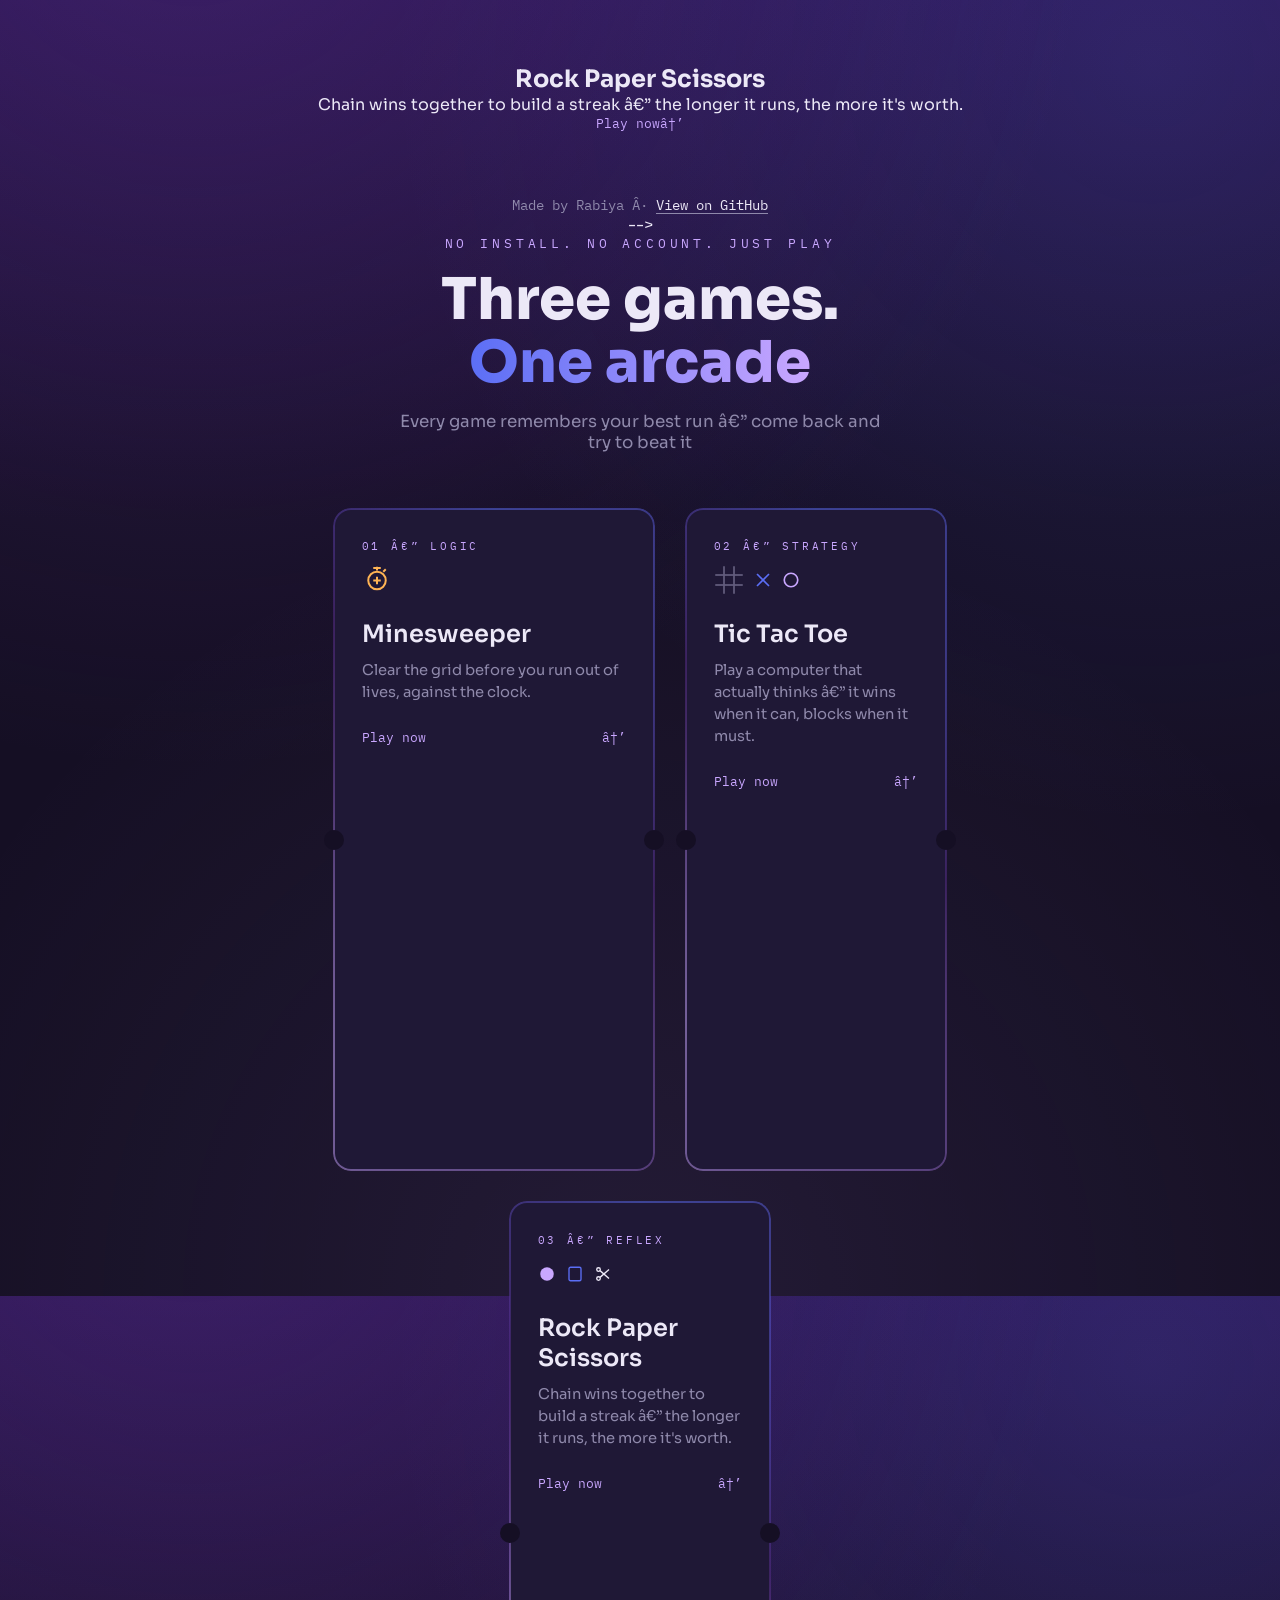
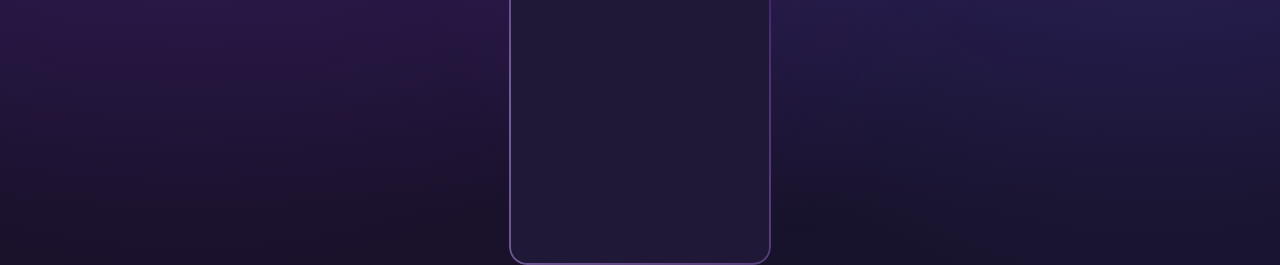
<file: index.html>
<!--  <!DOCTYPE html>
<html lang="en">
<head>
<meta charset="UTF-8">
<meta name="viewport" content="width=device-width, initial-scale=1.0">
<title>Mini Arcade — Rabiya's Game Collection</title>
<link rel="preconnect" href="https://fonts.googleapis.com">
<link href="https://fonts.googleapis.com/css2?family=Sora:wght@400;600;800&family=IBM+Plex+Mono:wght@400;500&display=swap" rel="stylesheet">
<link rel="stylesheet" href="homepage-style.css">
</head>
<body>

  <p class="eyebrow">Built from scratch — JS · HTML · CSS</p>
  <h1>Three games. <span>One arcade.</span></h1>
  <p class="tagline">A small collection of games built while learning JavaScript — pick one below and play.</p>

  <div class="cabinet-row">

    <a class="cabinet card-mine" href="MineSweeper/MSW.html">
      <div class="cabinet-inner">
        <div class="marquee">01 — Logic</div>
        <div class="glyphs">🧠 💣 🚩</div>
        <h2>Minesweeper</h2>
        <p>12×12 grid, recursive reveal, hints, lives, and a ticking clock.</p>
        <div class="play-row"><span>Play now</span><span class="arrow">→</span></div>
      </div>
    </a>

    <a class="cabinet card-ttt" href="Tic-Tac-Toe/TTT.html">
      <div class="cabinet-inner">
        <div class="marquee">02 — Strategy</div>
        <div class="glyphs">✖️ ⭕ 🏆</div>
        <h2>Tic Tac Toe</h2>
        <p>Play a computer that actually thinks — it wins when it can, blocks when it must.</p>
        <div class="play-row"><span>Play now</span><span class="arrow">→</span></div>
      </div>
    </a>

    <a class="cabinet card-rps" href="Rock-Paper-Scissors/RPS.html">
      <div class="cabinet-inner">
        <div class="marquee">03 — Reflex</div>
        < <div class="glyphs">✊ ✋ ✌️</div> -->
        <h2>Rock Paper Scissors</h2>
        <p>Chain wins together to build a streak — the longer it runs, the more it's worth.</p>
        <div class="play-row"><span>Play now</span><span class="arrow">→</span></div>
      </div>
    </a>

  </div>

  <footer>
    Made by Rabiya · <a href="https://github.com/" target="_blank" rel="noopener">View on GitHub</a>
  </footer>

</body>
</html> -->
<!-- <!DOCTYPE html>
<html lang="en">
<head>
<meta charset="UTF-8">
<meta name="viewport" content="width=device-width, initial-scale=1.0">
<title>Mini Arcade — Rabiya's Game Collection</title>
<link rel="preconnect" href="https://fonts.googleapis.com">
<link href="https://fonts.googleapis.com/css2?family=Sora:wght@400;600;800&family=IBM+Plex+Mono:wght@400;500&display=swap" rel="stylesheet">
<link rel="stylesheet" href="homepage-style.css">
</head>
<body>
  <p class="eyebrow">No install. No account. Just play</p>
  <h1>Three games. <span><i>O</i><i>n</i><i>e</i><i>&nbsp;</i><i>a</i><i>r</i><i>c</i><i>a</i><i>d</i><i>e</i></span></h1>
  <p class="tagline">Every game remembers your best run — come back and try to beat it</p>

  <div class="cabinet-row">
    <a class="cabinet card-mine" href="MineSweeper/MSW.html">
      <span class="notch notch-left"></span><span class="notch notch-right"></span>
      <div class="cabinet-inner">
        <div class="marquee">01 — Logic</div>
        <div class="glyph-wrap">
          <div class="glyph glyph-bomb glyph-pop">
            <svg viewBox="0 0 24 24" width="30" height="30" fill="none" stroke="currentColor" stroke-width="1.6">
              <circle cx="12" cy="14" r="7"/>
              <line x1="12" y1="3" x2="12" y2="6"/>
              <line x1="9" y1="4" x2="15" y2="4"/>
              <line x1="17" y1="7" x2="19" y2="5"/>
              <line x1="12" y1="11" x2="12" y2="17"/>
              <line x1="9" y1="14" x2="15" y2="14"/>
            </svg>
          </div>
        </div>
        <h2>Minesweeper</h2>
        <p>Clear the grid before you run out of lives, against the clock.</p>
        <div class="play-row"><span>Play now</span><span class="arrow">→</span></div>
      </div>
    </a>

    <a class="cabinet card-ttt" href="Tic-Tac-Toe/TTT.html">
      <span class="notch notch-left"></span><span class="notch notch-right"></span>
      <div class="cabinet-inner">
        <div class="marquee">02 — Strategy</div>
        <div class="glyph-wrap glyph-wrap-wide">
      
          <svg class="grid-static" viewBox="0 0 24 24" width="30" height="30" fill="none" stroke="currentColor" stroke-width="1.4">
            <line x1="8" y1="1" x2="8" y2="23"/>
            <line x1="16" y1="1" x2="16" y2="23"/>
            <line x1="1" y1="8" x2="23" y2="8"/>
            <line x1="1" y1="16" x2="23" y2="16"/>
          </svg>
        
          <svg class="glyph glyph-x glyph-pop" viewBox="0 0 24 24" width="18" height="18" fill="none" stroke="currentColor" stroke-width="2.2">
            <line x1="4" y1="4" x2="20" y2="20"/>
            <line x1="20" y1="4" x2="4" y2="20"/>
          </svg>
      
          <svg class="glyph glyph-o glyph-pop glyph-delay-1" viewBox="0 0 24 24" width="18" height="18" fill="none" stroke="currentColor" stroke-width="2.2">
            <circle cx="12" cy="12" r="9"/>
          </svg>
        </div>
        <h2>Tic Tac Toe</h2>
        <p>Play a computer that actually thinks — it wins when it can, blocks when it must.</p>
        <div class="play-row"><span>Play now</span><span class="arrow">→</span></div>
      </div>
    </a>

    <a class="cabinet card-rps" href="Rock-Paper-Scissors/RPS.html">
      <span class="notch notch-left"></span><span class="notch notch-right"></span>
      <div class="cabinet-inner">
        <div class="marquee">03 — Reflex</div>
        <div class="glyph-wrap glyph-wrap-wide">
          < rock -->
          <!-- <svg class="glyph glyph-rock glyph-pop" viewBox="0 0 24 24" width="18" height="18" fill="currentColor">
            <circle cx="12" cy="12" r="9"/>
          </svg>
          <paper -->
          <!-- <svg class="glyph glyph-paper glyph-pop glyph-delay-1" viewBox="0 0 24 24" width="18" height="18" fill="none" stroke="currentColor" stroke-width="1.8">
            <rect x="4" y="3" width="16" height="18" rx="2"/>
          </svg> -->
          <!-- scissors -->
          <!-- <svg class="glyph glyph-scissors glyph-pop glyph-delay-2" viewBox="0 0 24 24" width="18" height="18" fill="none" stroke="currentColor" stroke-width="1.8">
            <circle cx="6" cy="6" r="2.4"/>
            <circle cx="6" cy="18" r="2.4"/>
            <line x1="8" y1="7.5" x2="20" y2="18"/>
            <line x1="8" y1="16.5" x2="20" y2="6"/>
          </svg>
        </div>
        <h2>Rock Paper Scissors</h2>
        <p>Chain wins together to build a streak — the longer it runs, the more it's worth.</p>
        <div class="play-row"><span>Play now</span><span class="arrow">→</span></div>
      </div>
    </a>
  </div>

  <footer>
    Made by Rabiya · <a href="https://github.com/" target="_blank" rel="noopener">View on GitHub</a>
  </footer>
</body>
</html>  --> 
<!DOCTYPE html>
<html lang="en">
<head>
<meta charset="UTF-8">
<meta name="viewport" content="width=device-width, initial-scale=1.0">
<title>Mini Arcade — Rabiya's Game Collection</title>
<link rel="preconnect" href="https://fonts.googleapis.com">
<link href="https://fonts.googleapis.com/css2?family=Sora:wght@400;600;800&family=IBM+Plex+Mono:wght@400;500&display=swap" rel="stylesheet">
<link rel="stylesheet" href="homepage-style.css">
</head>
<body>
  <p class="eyebrow">No install. No account. Just play</p>
  <h1>Three games. <span><i>O</i><i>n</i><i>e</i><i>&nbsp;</i><i>a</i><i>r</i><i>c</i><i>a</i><i>d</i><i>e</i></span></h1>
  <p class="tagline">Every game remembers your best run — come back and try to beat it</p>

  <div class="cabinet-row">
    <a class="cabinet card-mine" href="MineSweeper/MSW.html">
      <span class="notch notch-left"></span><span class="notch notch-right"></span>
      <div class="cabinet-inner">
        <div class="marquee">01 — Logic</div>
        <div class="glyph-wrap">
          <div class="glyph glyph-bomb glyph-pop">
            <svg viewBox="0 0 24 24" width="30" height="30" fill="none" stroke="currentColor" stroke-width="1.6">
              <circle cx="12" cy="14" r="7"/>
              <line x1="12" y1="3" x2="12" y2="6"/>
              <line x1="9" y1="4" x2="15" y2="4"/>
              <line x1="17" y1="7" x2="19" y2="5"/>
              <line x1="12" y1="11" x2="12" y2="17"/>
              <line x1="9" y1="14" x2="15" y2="14"/>
            </svg>
          </div>
        </div>
        <h2>Minesweeper</h2>
        <p>Clear the grid before you run out of lives, against the clock.</p>
        <div class="play-row"><span>Play now</span><span class="arrow">→</span></div>
      </div>
    </a>

    <a class="cabinet card-ttt" href="Tic-Tac-Toe/TTT.html">
      <span class="notch notch-left"></span><span class="notch notch-right"></span>
      <div class="cabinet-inner">
        <div class="marquee">02 — Strategy</div>
        <div class="glyph-wrap glyph-wrap-wide">
          <!-- static grid, never animates -->
          <svg class="grid-static" viewBox="0 0 24 24" width="30" height="30" fill="none" stroke="currentColor" stroke-width="1.4">
            <line x1="8" y1="1" x2="8" y2="23"/>
            <line x1="16" y1="1" x2="16" y2="23"/>
            <line x1="1" y1="8" x2="23" y2="8"/>
            <line x1="1" y1="16" x2="23" y2="16"/>
          </svg>
          <!-- X jumps out on its own -->
          <svg class="glyph glyph-x glyph-pop" viewBox="0 0 24 24" width="18" height="18" fill="none" stroke="currentColor" stroke-width="2.2">
            <line x1="4" y1="4" x2="20" y2="20"/>
            <line x1="20" y1="4" x2="4" y2="20"/>
          </svg>
          <!-- O jumps out, staggered -->
          <svg class="glyph glyph-o glyph-pop glyph-delay-1" viewBox="0 0 24 24" width="18" height="18" fill="none" stroke="currentColor" stroke-width="2.2">
            <circle cx="12" cy="12" r="9"/>
          </svg>
        </div>
        <h2>Tic Tac Toe</h2>
        <p>Play a computer that actually thinks — it wins when it can, blocks when it must.</p>
        <div class="play-row"><span>Play now</span><span class="arrow">→</span></div>
      </div>
    </a>

    <a class="cabinet card-rps" href="Rock-Paper-Scissors/RPS.html">
      <span class="notch notch-left"></span><span class="notch notch-right"></span>
      <div class="cabinet-inner">
        <div class="marquee">03 — Reflex</div>
        <div class="glyph-wrap glyph-wrap-wide">
          <!-- rock -->
          <svg class="glyph glyph-rock glyph-pop" viewBox="0 0 24 24" width="18" height="18" fill="currentColor">
            <circle cx="12" cy="12" r="9"/>
          </svg>
          <!-- paper -->
          <svg class="glyph glyph-paper glyph-pop glyph-delay-1" viewBox="0 0 24 24" width="18" height="18" fill="none" stroke="currentColor" stroke-width="1.8">
            <rect x="4" y="3" width="16" height="18" rx="2"/>
          </svg>
          <!-- scissors -->
          <svg class="glyph glyph-scissors glyph-pop glyph-delay-2" viewBox="0 0 24 24" width="18" height="18" fill="none" stroke="currentColor" stroke-width="1.8">
            <circle cx="6" cy="6" r="2.4"/>
            <circle cx="6" cy="18" r="2.4"/>
            <line x1="8" y1="7.5" x2="20" y2="18"/>
            <line x1="8" y1="16.5" x2="20" y2="6"/>
          </svg>
        </div>
        <h2>Rock Paper Scissors</h2>
        <p>Chain wins together to build a streak — the longer it runs, the more it's worth.</p>
        <div class="play-row"><span>Play now</span><span class="arrow">→</span></div>
      </div>
    </a>
  </div>

  <footer>
    Made by Rabiya · <a href="https://github.com/" target="_blank" rel="noopener">View on GitHub</a>
  </footer>
</body>
</html>
</file>
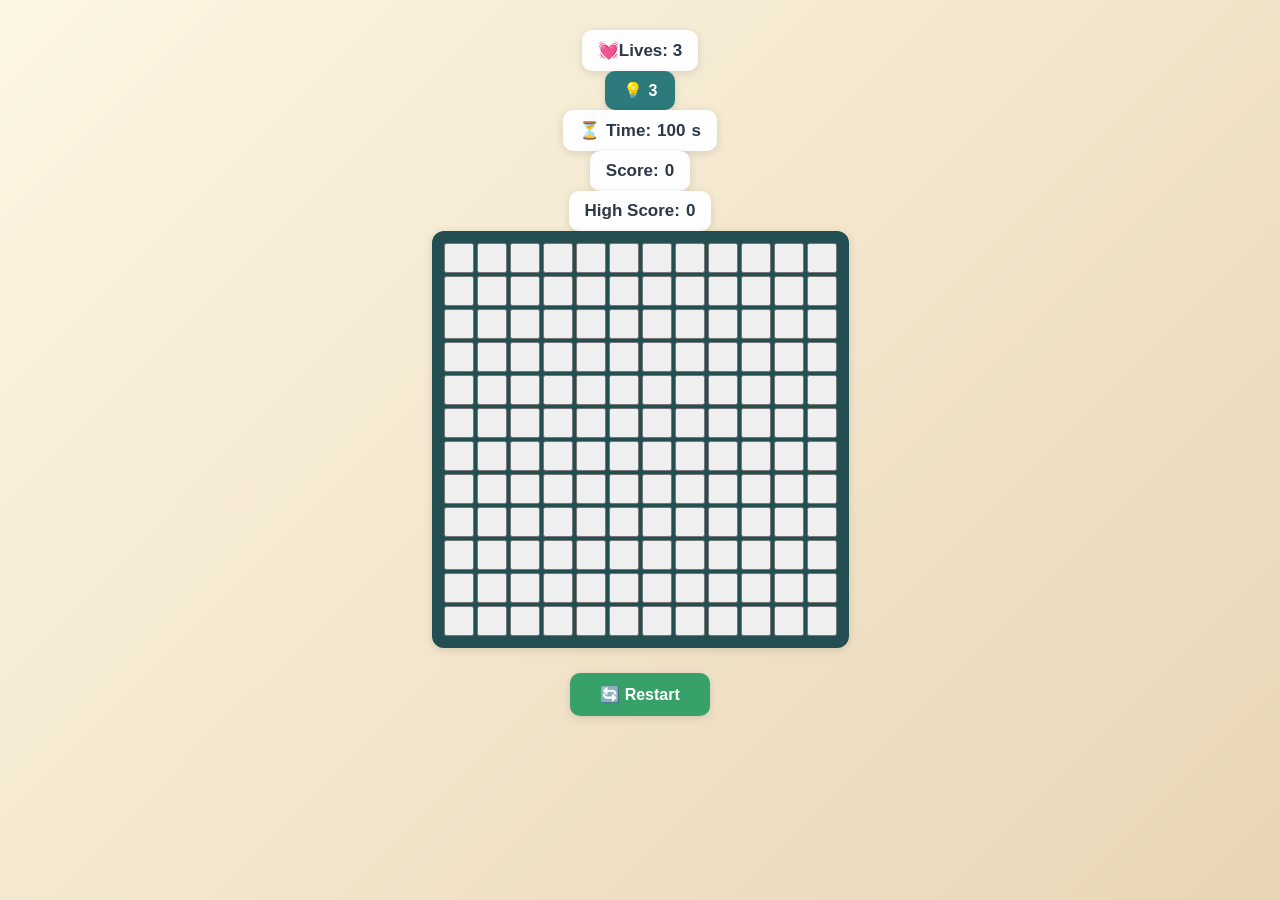
<file: MineSweeper/MSW.html>
<!DOCTYPE html>
<html lang="en">
<head>
    <meta charset="UTF-8">
    <meta name="viewport" content="width=device-width, initial-scale=1.0">
    <title>Document</title>
    <link rel="stylesheet" href="style.css">
</head>
<body>
        <div class="Lives"> <span> 💓Lives: <span id="lives">3</span></span></div>
        <button id="hint"> 💡<span id="hints">3</span></button>
        <div class="score-board"> <span class="hourglass-icon">⏳</span> Time: <span id="timer">100</span>s</div>
        <div class="scored">Score: <span id="score">0</span></div>
        <div class="score-box">High Score: <span id="high-score">0</span></div>
    </div>
    <div class="grid-container"></div>
    <button id="restart">🔄 Restart</button>

    <script src="app.js"></script>
</body>
 
</html>
</file>
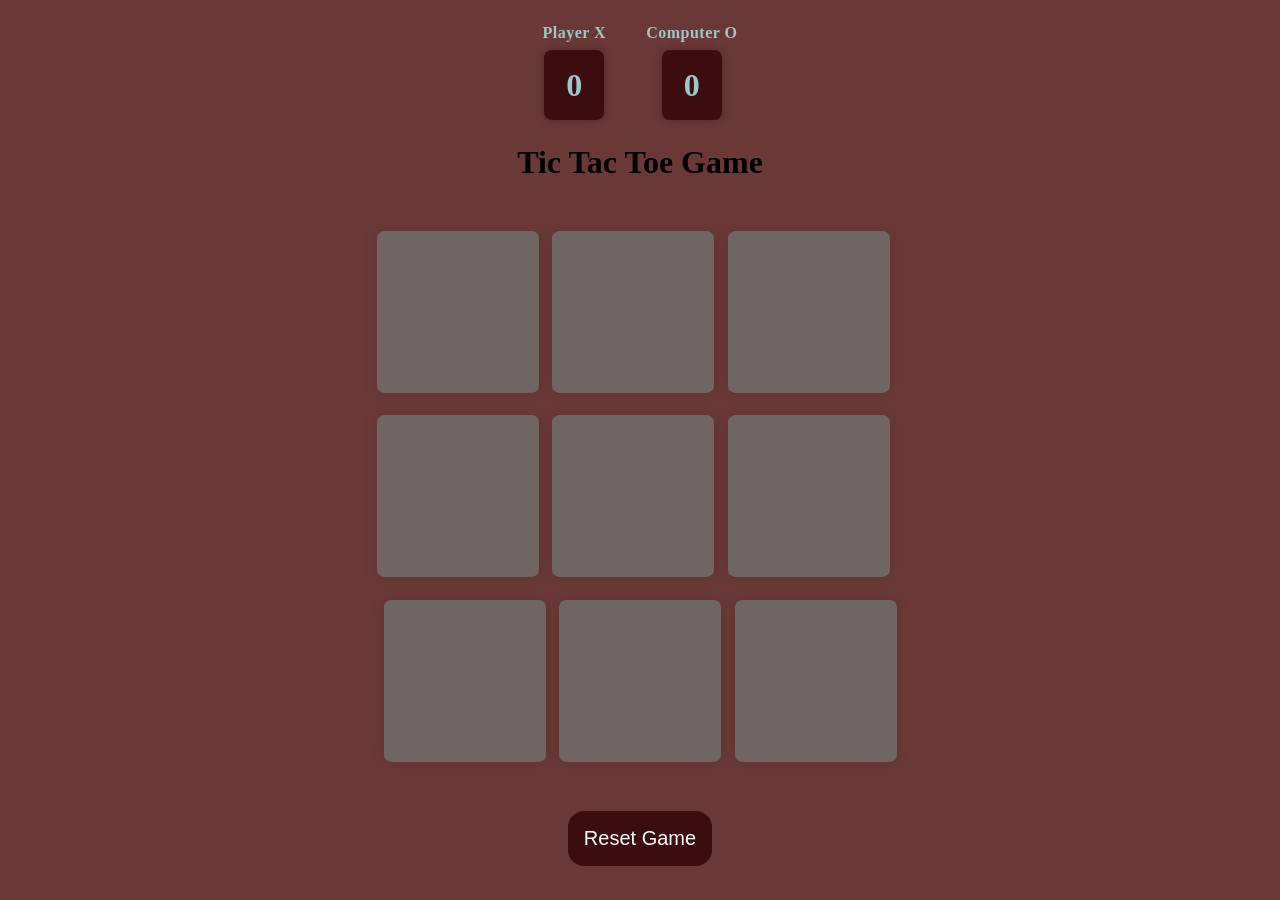
<file: Tic-Tac-Toe/TTT.html>
<!DOCTYPE html>
<html lang="en">
<head>
    <meta charset="UTF-8">
    <meta name="viewport" content="width=device-width, initial-scale=1.0">
    <title>Document</title>
    <link rel="stylesheet" href="style.css"/>
</head>
<body>
   <div class="scoreboard">
    <div class="score">
        <div class="players">Player X</div>
        <div class="flip-card">
            <div class="flip-inner" id="flipInnerX">0</div>
        </div>
    </div>
    <div class="score">
        <div class="players">Computer O</div>
        <div class="flip-card">
            <div class="flip-inner" id="flipInnerO">0</div>
        </div>
    </div>
</div>
    <div class="msg-es  hide">
      <p id="msg">Winner </p>
        <button id="New">New Game</button>
     </div>
    
     <main>
    <h1>Tic Tac Toe Game</h1>
     <h3 id="comp-think" class="hide"> Computer is thinking... </h3>
    <div class="container">
    <div class="game">
<button class="box"></button>
<button class="box"></button>
<button class="box"></button>
<br>
<button class="box"></button>
<button class="box"></button>
<button class="box"></button>
<br>
<button class="box"></button>
<button class="box"></button>
<button class="box"></button>
</div>

    </div>
    <button id="Reset">Reset Game</button>
    </main>
</body>
<script src="javascript.js"></script>
</html>
</file>
<file: homepage-style.css>
:root{
  --bg: #150f24;
  --bg-raised: #1f1836;
  --cream: #ece8f7;
  --dim: #8f89ab;
  --royal: #5B6EF5;
  --lilac: #C9A7FF;
  --violet: #5A2E8C;
  --deep-violet: #2A1650;
  --bomb: #FFB454;   /* amber — stands out against the royal/lilac palette */
}

*{ margin:0; padding:0; box-sizing:border-box; }

body{
  background:
    radial-gradient(circle at 15% -10%, rgba(90,46,140,0.35), transparent 50%),
    radial-gradient(circle at 90% 5%, rgba(91,110,245,0.16), transparent 45%),
    radial-gradient(circle at 50% 100%, rgba(201,167,255,0.08), transparent 55%),
    linear-gradient(180deg, var(--deep-violet) 0%, var(--bg) 40%);
  color: var(--cream);
  font-family: 'Sora', sans-serif;
  min-height: 100vh;
  display: flex;
  flex-direction: column;
  align-items: center;
  padding: 4rem 1.5rem 3rem;
}

.eyebrow{ font-family: 'IBM Plex Mono', monospace; font-size: 0.8rem; letter-spacing: 0.3em; text-transform: uppercase; color: var(--lilac); margin-bottom: 1rem; }

h1{ font-size: clamp(2.2rem, 6vw, 3.6rem); font-weight: 800; text-align: center; line-height: 1.1; max-width: 16ch; }
h1 span{ display: inline-block; background: linear-gradient(90deg, var(--royal), var(--lilac)); -webkit-background-clip: text; background-clip: text; color: transparent; }
h1 span i{ display: inline-block; font-style: normal; animation: letterwave 2.6s ease-in-out infinite; }
h1 span i:nth-child(odd){ animation-delay: 0.08s; }
h1 span i:nth-child(3n){ animation-delay: 0.16s; }
@keyframes letterwave{ 0%, 100% { transform: translateY(0); } 50% { transform: translateY(-4px); } }

.tagline{ margin-top: 1rem; color: var(--dim); font-size: 1.05rem; text-align: center; max-width: 42ch; }

.cabinet-row{ display: flex; flex-wrap: wrap; justify-content: center; gap: 2rem; margin-top: 3.5rem; max-width: 660px; }

.cabinet{ --a: var(--royal); --b: var(--lilac); position: relative; width: 260px; background: var(--bg-raised); border-radius: 18px; padding: 2px; text-decoration: none; color: var(--cream); transition: transform 0.25s ease; }
.cabinet-row .cabinet:nth-child(1){ width: 320px; }

.cabinet::before{
  content: ""; position: absolute; inset: -1px; padding: 2px; border-radius: 18px;
  background: conic-gradient(from 0deg, var(--a), var(--violet) 30%, var(--b) 60%, var(--violet) 90%, var(--a));
  opacity: 0.5; -webkit-mask: linear-gradient(#000 0 0) content-box, linear-gradient(#000 0 0); -webkit-mask-composite: xor; mask-composite: exclude;
  animation: chase 6s linear infinite; transition: opacity 0.25s ease; z-index: 0;
}
@keyframes chase{ to { transform: rotate(360deg); } }

.cabinet:hover, .cabinet:focus-visible{ transform: translateY(-6px); }
.cabinet:hover::before, .cabinet:focus-visible::before{ opacity: 1; }
.cabinet:focus-visible{ outline: 2px solid var(--lilac); outline-offset: 4px; }

.notch{ position: absolute; top: 50%; width: 20px; height: 20px; background: var(--bg); border-radius: 50%; transform: translateY(-50%); z-index: 2; }
.notch-left{ left: -10px; }
.notch-right{ right: -10px; }

.cabinet-inner{ position: relative; z-index: 1; background: var(--bg-raised); border-radius: 16px; padding: 1.8rem 1.6rem 1.6rem; height: 100%; }

.marquee{ font-family: 'IBM Plex Mono', monospace; font-size: 0.7rem; letter-spacing: 0.25em; text-transform: uppercase; color: var(--lilac); margin-bottom: 0.6rem; }
.cabinet h2{ font-size: 1.5rem; font-weight: 600; margin-bottom: 0.6rem; }
.cabinet p{ color: var(--dim); font-size: 0.92rem; line-height: 1.5; margin-bottom: 1.6rem; }

.glyph-wrap{
  height: 34px;
  margin-bottom: 1.4rem;
  overflow: visible;
  position: relative;
}
.glyph-wrap-wide{
  display: flex;
  align-items: center;
  gap: 10px;
}

/* static tic-tac-toe grid — never animates */
.grid-static{
  color: var(--dim);
  opacity: 0.6;
}

.glyph{ position: relative; z-index: 5; }
.glyph-bomb{ color: var(--bomb); }
.glyph-x{ color: var(--royal); }
.glyph-o{ color: var(--lilac); }
.glyph-rock{ color: var(--lilac); }
.glyph-paper{ color: var(--royal); }
.glyph-scissors{ color: var(--cream); }

.glyph-pop{ animation: jumpout 4s ease-in-out infinite; }
.glyph-delay-1{ animation-delay: 0.6s; }
.glyph-delay-2{ animation-delay: 1.2s; }

@keyframes jumpout{
  0%   { transform: translate(0, 0) scale(1); opacity: 1; }
  20%  { transform: translate(18px, -50px) scale(1.15); opacity: 1; }
  35%  { transform: translate(26px, -62px) scale(1.1); opacity: 1; }
  55%  { transform: translate(26px, -62px) scale(1.1); opacity: 0; }
  56%  { transform: translate(0, 0) scale(0.8); opacity: 0; }
  75%  { transform: translate(0, 0) scale(1); opacity: 1; }
  100% { transform: translate(0, 0) scale(1); opacity: 1; }
}

.play-row{ display: flex; align-items: center; justify-content: space-between; font-family: 'IBM Plex Mono', monospace; font-size: 0.82rem; color: var(--lilac); }
.play-row .arrow{ transition: transform 0.2s ease; }
.cabinet:hover .play-row .arrow{ transform: translateX(4px); }

footer{ margin-top: 4rem; color: var(--dim); font-size: 0.85rem; text-align: center; font-family: 'IBM Plex Mono', monospace; }
footer a{ color: var(--cream); text-decoration: underline; text-decoration-color: var(--dim); text-underline-offset: 3px; }

@media (prefers-reduced-motion: reduce){
  .cabinet, .cabinet::before, .play-row .arrow, h1 span i, .glyph-pop{ animation: none; transition: none; }
}
</file>
<file: MineSweeper/style.css>
:root {
    --cell-size: 30px;
    --primary: #2c7a7b;
    --primary-dark: #234e52;
    --accent: #f6ad55;
    --bg-light: #fefefe;
    --text-dark: #2d3748;
    --shadow: 0 2px 8px rgba(0,0,0,0.12);
}

* {
    box-sizing: border-box;
}

body {
    background: linear-gradient(135deg, #fdf6e3, #e8d5b5);
    font-family: 'Segoe UI', Tahoma, sans-serif;
    display: flex;
    flex-direction: column;
    align-items: center;
    padding: 30px 20px;
    margin: 0;
    min-height: 100vh;
}
.stats-bar {
    display: flex;
    flex-wrap: wrap;
    justify-content: center;
    align-items: center;
    gap: 14px;
    margin-bottom: 20px;
}

.Lives,
.score-board,
.scored,
.score-box {
    display: flex;
    align-items: center;
    gap: 6px;
    font-size: 17px;
    font-weight: 600;
    color: var(--text-dark);
    background-color: var(--bg-light);
    padding: 10px 16px;
    border-radius: 10px;
    box-shadow: var(--shadow);
}
.Lives span::before {
    content: none; /* emoji already text mein hai, ye reserved for future use */
}
.Lives {
    animation: heartbeat 1.4s ease-in-out infinite;
}
@keyframes heartbeat {
    0%, 100% { transform: scale(1); }
    15% { transform: scale(1.12); }
    30% { transform: scale(1); }
    45% { transform: scale(1.08); }
    60% { transform: scale(1); }
}
.heart-break {
    animation: breakPulse 0.5s ease !important;
}
@keyframes breakPulse {
    /* 0% { transform: scale(1.3); filter: hue-rotate(0deg); }
    50% { transform: scale(0.85); }
    100% { transform: scale(1); } */
       0% { transform: scale(1.3); }
    50% { transform: scale(0.85); }
    100% { transform: scale(1); }
}
.score-board {
    animation: none;
}
.score-board span::before {
    content: none;
}
.hourglass-icon {
    display: inline-block;
    animation: flipHourglass 2s linear infinite;
}
@keyframes flipHourglass {
    0%, 45% { transform: rotate(0deg); }
    50%, 95% { transform: rotate(180deg); }
    100% { transform: rotate(360deg); }
}

#hint {
    display: flex;
    align-items: center;
    gap: 6px;
    background-color: var(--primary);
    color: white;
    border: none;
    font-size: 16px;
    font-weight: 600;
    padding: 10px 18px;
    border-radius: 10px;
    box-shadow: var(--shadow);
    cursor: pointer;
    transition: background-color 0.2s ease, transform 0.1s ease;
}
#hint:hover {
    background-color: var(--primary-dark);
    transform: translateY(-1px);
}
#hint:disabled {
    background-color: #a0aec0;
    cursor: not-allowed;
    animation: none;
}

.grid-container {
    display: grid;
    grid-template-columns: repeat(12, var(--cell-size));
    grid-template-rows: repeat(12, var(--cell-size));
    gap: 3px;
    width: fit-content;
    margin: 0 auto 25px;
    padding: 12px;
    background-color: var(--primary-dark);
    border-radius: 12px;
    box-shadow: var(--shadow);
}

/* .newbtn {
    width: var(--cell-size);
    height: var(--cell-size);
    background-color: #e2e8f0;
    border: 1px solid #a0aec0;
    border-radius: 4px;
    cursor: pointer;
    font-size: 14px;
    font-weight: bold;
    display: flex;
    align-items: center;
    justify-content: center;
    transition: background-color 0.15s ease;
}
.newbtn:hover {
    background-color: #cbd5e0;
}
.newbtn:disabled {
    cursor: not-allowed;
} */

/* --- Restart Button --- */
#restart {
    padding: 12px 30px;
    font-size: 16px;
    font-weight: bold;
    background-color: #38a169;
    color: white;
    border: none;
    border-radius: 10px;
    cursor: pointer;
    box-shadow: var(--shadow);
    transition: background-color 0.2s ease, transform 0.1s ease;
}
#restart:hover {
    background-color: #2f855a;
    transform: translateY(-1px);
}
</file>
<file: Tic-Tac-Toe/style.css>
*{
    margin:0;
    padding: 0;
}
body{
    background-color :#6A3937 ;
    text-align: center;
}
.container{
    height:70vh;
    display:flex;
   justify-content: center;
   align-items: center;
}
.game{
    height:60vmin;
    width:60vmin;
    display:flex;
   flex-wrap:wrap;
   justify-content: center;
   align-items: center;
   gap:1.5vmin;
}
.box{
    height:18vmin;
    width:18vmin;
    border-radius: 1rex;
    border:none;
    box-shadow: 0 0 1rem rgba(0,0,0 ,0.1);
    font-size:8vmin;
    color:#9DC7C8;
    background-color:#706563 ;
}
#New{
    padding: 1rem;
   background-color:#3B0D11;
   border:none;
   color:white;
   font-size:1.25rem;
    border-radius: 1rem;
}
#Reset{
    padding: 1rem;
   background-color:#3B0D11;
   border:none;
   color:white;
   font-size:1.25rem;
    border-radius: 1rem;
}
#msg{
color: #706563;
font-size: 8vmin;
margin-bottom:1rem;
}
.msg-es{
    height:30vmin;
    display: flex;
    flex-direction: column;
    justify-content: center;
    align-items: center;
}
.hide{
  display: none !important ;
}
.winning_Cell{
    background-color: #9DC7C8 !important;
    color:#3B0D11 !important;
    border: 3px solid #ffffff !important;
    box-shadow: 0 0 15px #9DC7C8,inset 0 0 10px rgba(255, 255, 255, 0.6);
    animation: pulseWin 0.6s ease-in-out infinite alternate;
}
@keyframes pulseWin {
    from { transform: scale(1);
        box-shadow: 0 0 10px #9DC7C8;
    }
    to { transform: scale(1.08); 
         box-shadow: 0 0 25px #ffffff;
    }
}
.scoreboard {
    display: flex;
    justify-content: center;
    gap: 40px;
    margin: 1.5rem 0;
}
.score {
    display: flex;
    flex-direction: column;
    align-items: center;
    gap: 8px;
}
.players {
    font-weight: bold;
    font-size: 1rem;
    color: #9DC7C8;
    letter-spacing: 0.5px;
}
.flip-card {
    width: 60px;
    height: 70px;
    perspective: 300px;
}
.flip-inner {
    width: 100%;
    height: 100%;
    background-color: #3B0D11;
    color: #9DC7C8;
    font-size: 2rem;
    font-weight: bold;
    display: flex;
    align-items: center;
    justify-content: center;
    border-radius: 8px;
    box-shadow: 0 0 10px rgba(0,0,0,0.3);
    transition: transform 0.4s ease;
}
.flipping {
    animation: flipNumber 0.4s ease;
}
@keyframes flipNumber {
    0%   { transform: rotateX(0deg); }
    50%  { transform: rotateX(90deg); }
    100% { transform: rotateX(0deg); }
}
#comp-think{
      font-style: italic;
    color: #EAF9D9;
}
</file>
